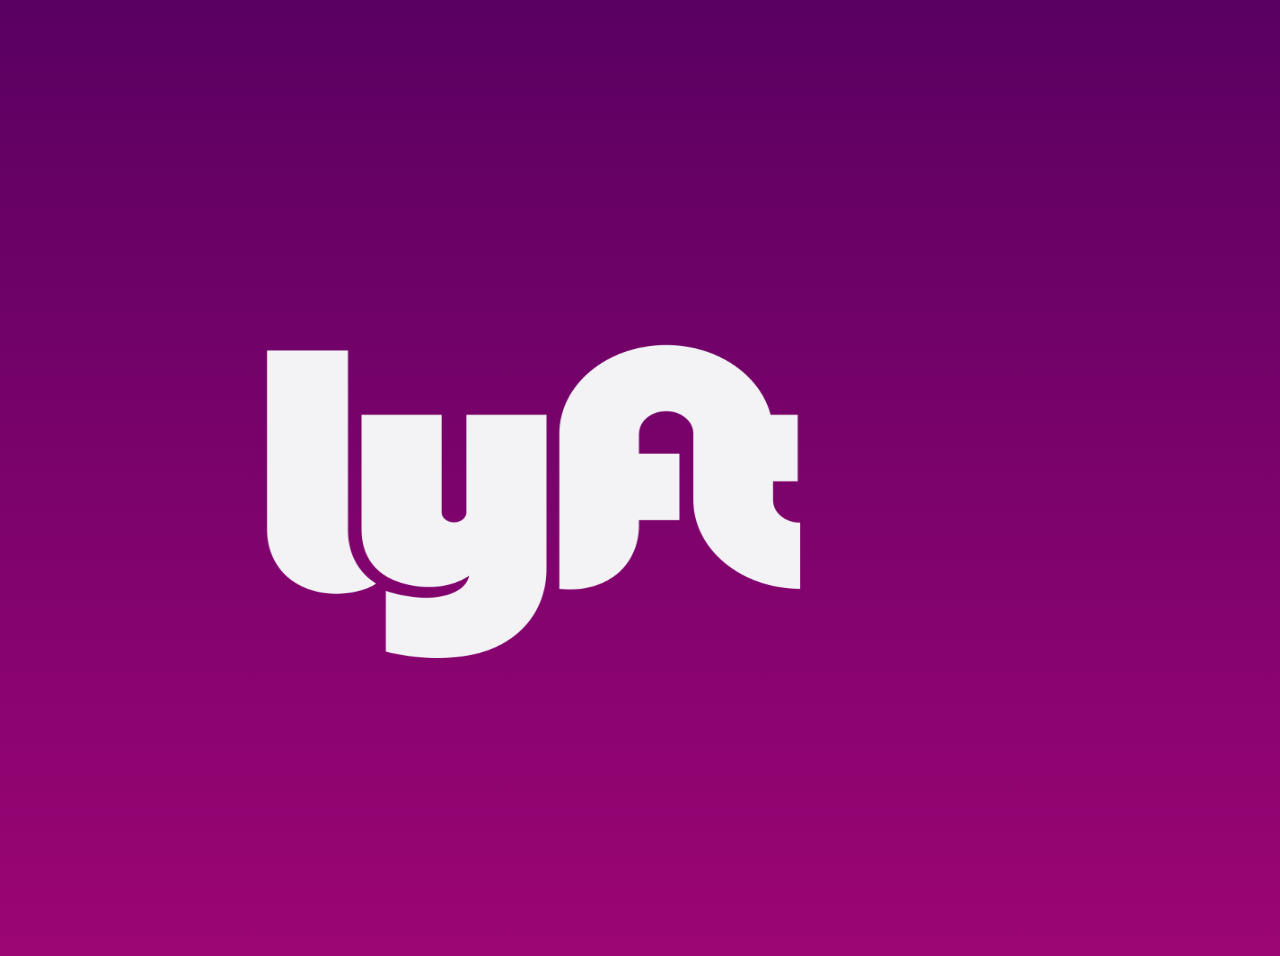
<file: index.html>
<!DOCTYPE html>
<html lang="en">
<head>
  <meta charset="UTF-8">
  <meta name="viewport" content="width=device-width, initial-scale=1.0">
  <meta http-equiv="X-UA-Compatible" content="ie=edge">
  <link rel="stylesheet" href="vendors/bootstrap-3.3.7-dist/css/bootstrap.min.css">
  <link rel="stylesheet" href="https://fonts.googleapis.com/css?family=Raleway">
  <link rel="stylesheet" href="css/main.css">
  <title>Lyft-app</title>
</head>
<body class="grad container-flex-column">
  <div class="container">
    <div class="row">
      <div class="col-xs-offset-2 col-xs-10 vh100">
        <img class="logo img-responsive" src="assets/images/logo-white.png" alt="Logo blanco">
      </div>
    </div>
  </div>

  <!-- Enlaces js -->
  <script src="vendors/js/jquery-3.2.1.min.js"></script>
  <script src="js/app.js"></script>
</body>
</html>
</file>
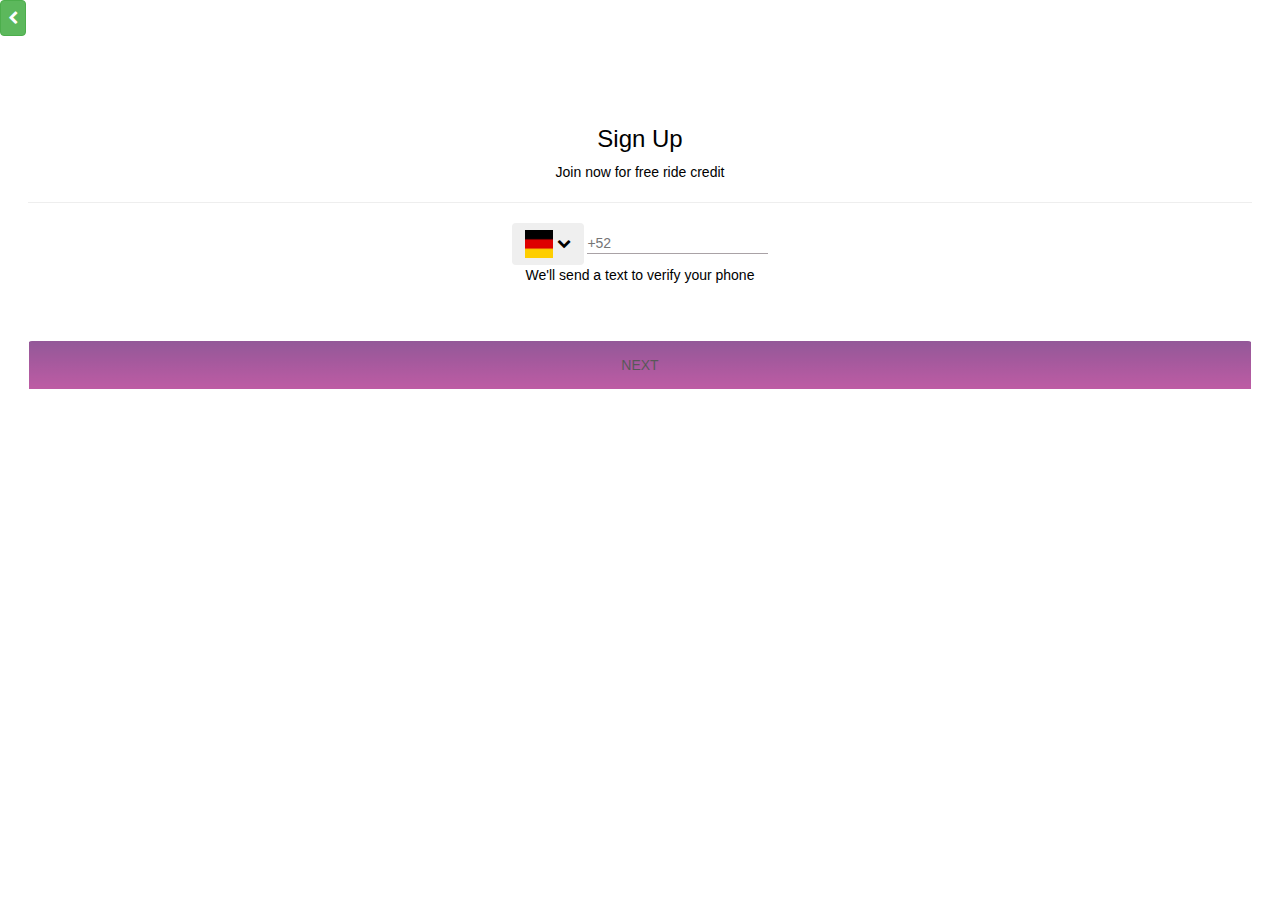
<file: views/login.html>
<!DOCTYPE html>
<html lang="en">
<head>
  <meta charset="UTF-8">
  <meta name="viewport" content="width=device-width, initial-scale=1.0">
  <meta http-equiv="X-UA-Compatible" content="ie=edge">
  <link rel="stylesheet" href="../vendors/bootstrap-3.3.7-dist/css/bootstrap.min.css">
  <link rel="stylesheet" href="https://maxcdn.bootstrapcdn.com/font-awesome/4.7.0/css/font-awesome.min.css">
  <link rel="stylesheet" href="../css/main.css">
  <title>Log in</title>
</head>
<body>
  <div class="slide-buttons container-flex-row">
    <a href="primary.html" type="button" class="btn btn-success">
      <span><i class="fa fa-chevron-left" aria-hidden="true"></i></span>
    </a>
  </div>
  <div class="container-flex-column text-center">
    <div class="row">
      <div class="col-xs-12">
        <h3>Sign Up</h3>
        <p>Join now for free ride credit</p>
        <hr>
        <div class="btn-group">
          <button type="button" class="btn dropdown-toggle select" data-toggle="dropdown" aria-haspopup="true" aria-expanded="true">
            <img class="image-select" src="../assets/images/paises/alemania.jpg">
            <i class="fa fa-chevron-down" aria-hidden="true"></i>
          </button>
          <ul class="dropdown-menu">
            <li>
              <a href="#">
                <img class="image-select" src="../assets/images/paises/alemania.jpg">
              </a>
            </li>
            <li>
              <a href="#">
                <img class="image-select" src="../assets/images/paises/argentina.png">
              </a>
            </li>
            <li>
              <a href="#">
                <img class="image-select" src="../assets/images/paises/peru.png">
              </a>
            </li>
            <li>
              <a href="#">
                <img class="image-select" src="../assets/images/paises/uruguay.png">
              </a>
            </li>
          </ul>
        </div>
        <input type="text" class="mobile-input" placeholder="+52" maxlength="10">
        <p>We'll send a text to verify your phone</p>
        <div class="">
          <button href="#" class="btn btn-block grad next" disabled>NEXT</button>
        </div>
      </div>
    </div>
  </div>
  
  <script src="../vendors/js/jquery-3.2.1.min.js"></script>
  <script src="../vendors/bootstrap-3.3.7-dist/js/bootstrap.min.js"></script>
  <script src="../js/login.js"></script>
</body>
</html>
</file>
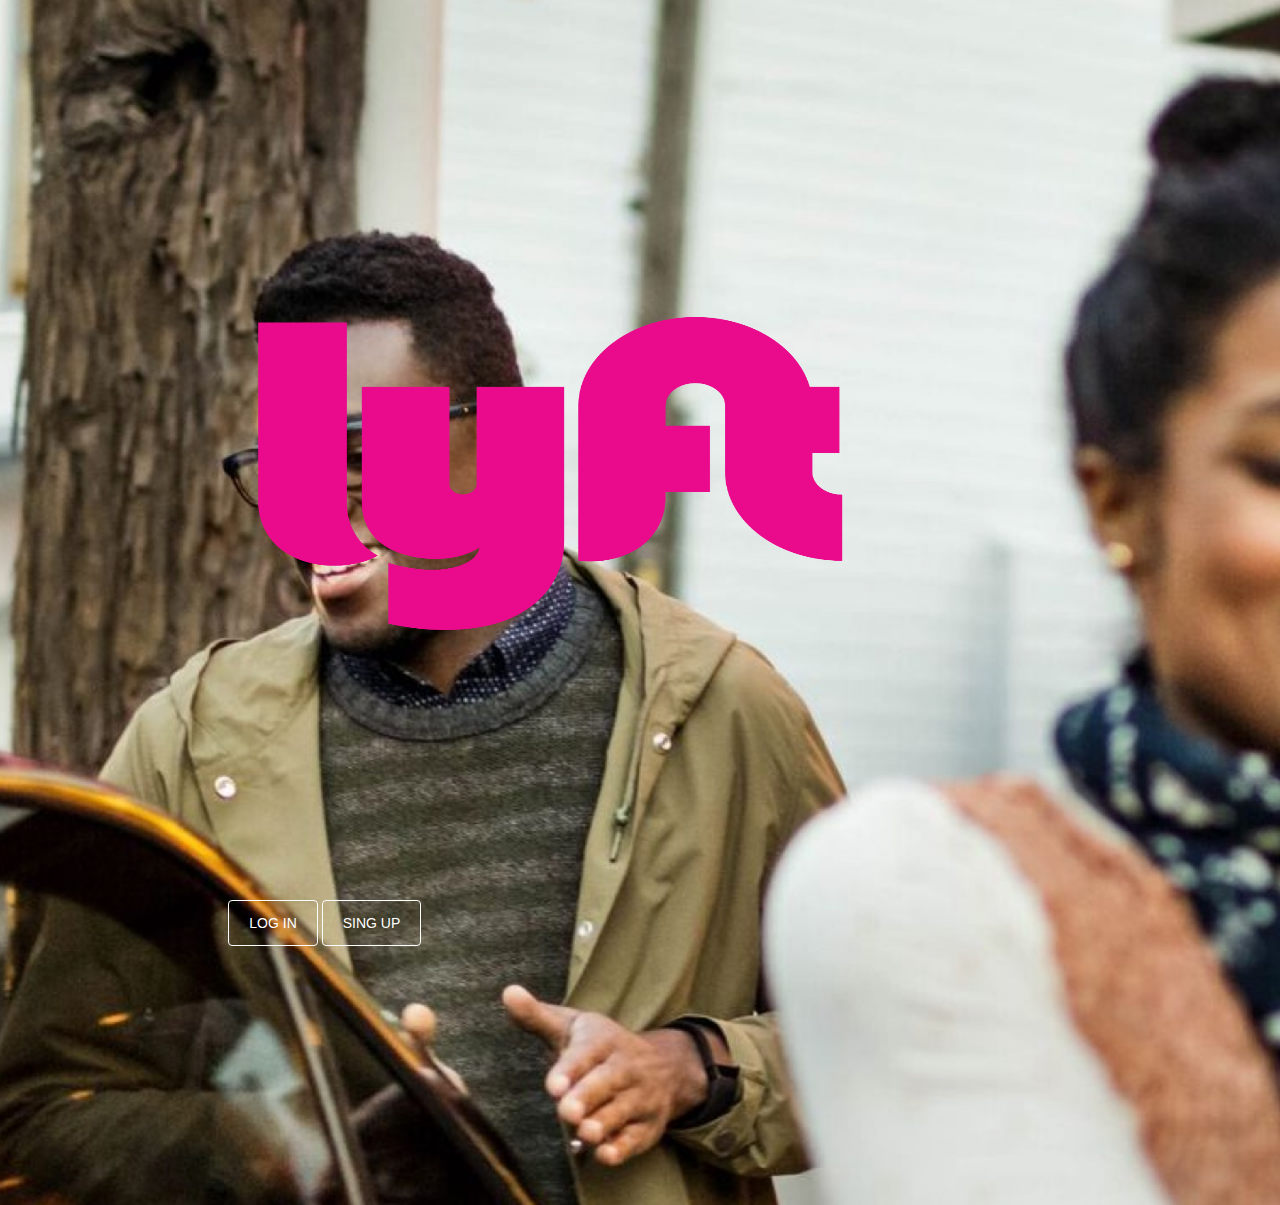
<file: views/primary.html>
<!DOCTYPE html>
<html lang="en">
<head>
  <meta charset="UTF-8">
  <meta name="viewport" content="width=device-width, initial-scale=1.0">
  <meta http-equiv="X-UA-Compatible" content="ie=edge">
  <link rel="stylesheet" href="../vendors/bootstrap-3.3.7-dist/css/bootstrap.min.css">
  <link rel="stylesheet" href="https://maxcdn.bootstrapcdn.com/font-awesome/4.7.0/css/font-awesome.min.css">
  <link rel="stylesheet" href="../css/main.css">
  <title>Register</title>
</head>
<body>
  <main class="bg-primary">
    <div class="container-fluid">
      <div class="row">
        <div class="col-xs-offset-2 col-xs-10">
          <div class="buttons-register container-flex-colum vh100">
            <img class="logo img-responsive" src="../assets/images/logo-pink.png" alt="Logo pink">
          </div>
        </div>
      </div>
      <div class="row">
        <div class="col-xs-offset-2 col-xs-10">
          <a href="login.html" type="button" class="btn btn-sucess white" id="login">LOG IN</a>
          <a href="singup.html" type="button" class="btn btn-sucess white" id="signup">SING UP</a>
        </div>
      </div>
      </div>
    </div>
  </main>
  <script src="../vendors/js/jquery-3.2.1.min.js"></script>
  <script src="../vendors/bootstrap-3.3.7-dist/js/bootstrap.min.js"></script>
  <script src="../js/app.js"></script>
</body>
</html>
</file>
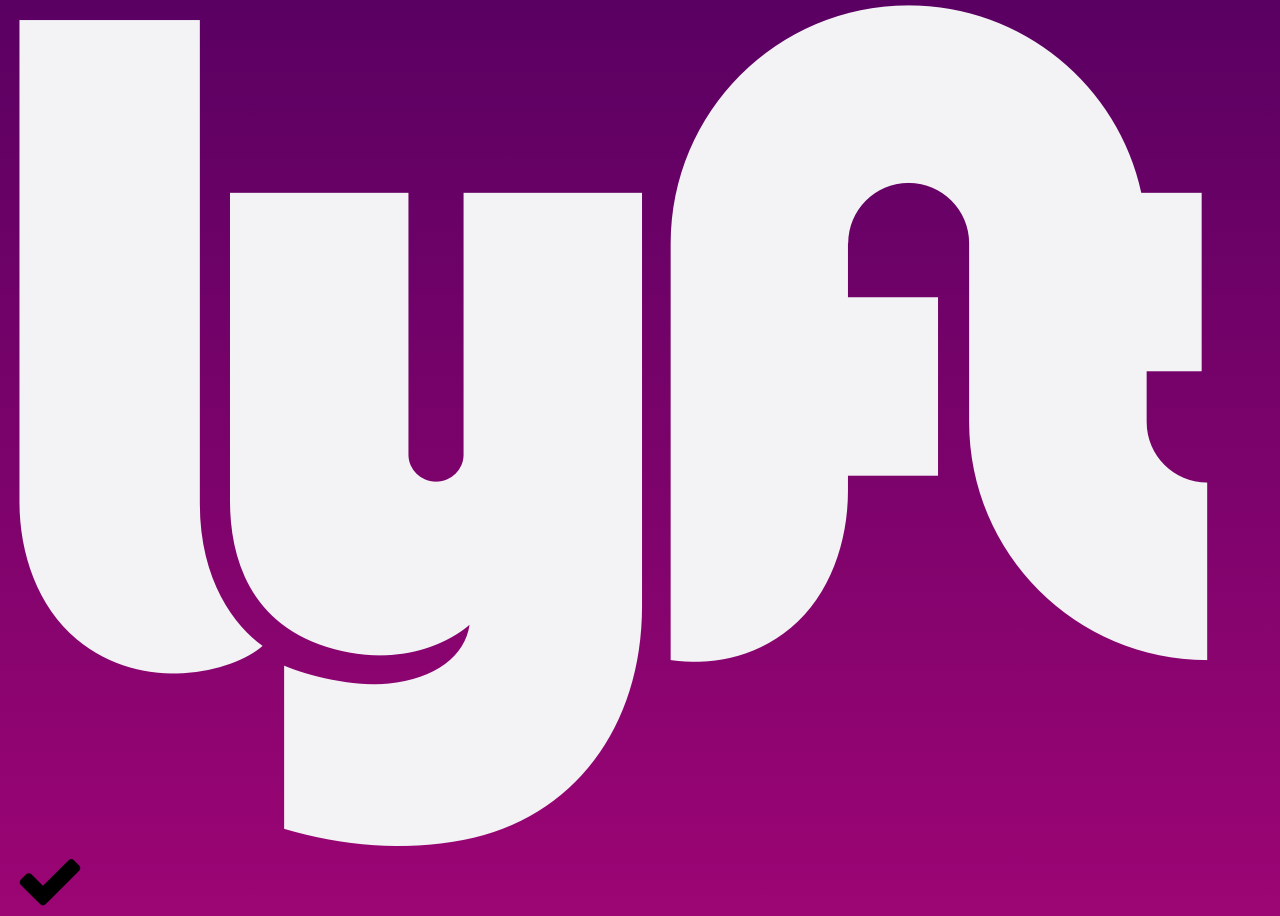
<file: views/registerexit.html>
<!DOCTYPE html>
<html lang="en">
<head>
  <meta charset="UTF-8">
  <meta name="viewport" content="width=device-width, initial-scale=1.0">
  <meta http-equiv="X-UA-Compatible" content="ie=edge">
  <link rel="stylesheet" href="../vendors/bootstrap-3.3.7-dist/css/bootstrap.min.css">
  <link rel="stylesheet" href="https://maxcdn.bootstrapcdn.com/font-awesome/4.7.0/css/font-awesome.min.css">
  <link rel="stylesheet" href="../css/main.css">
  <title>Registro exitoso</title>
</head>
<body class="grad">
  <div class="col-xs-12">
    <img src="../assets/images/logo-white.png" alt="Logo blanco">
    <i class="fa fa-check fa-5x"></i>
  </div>
</body>
</html>
</file>
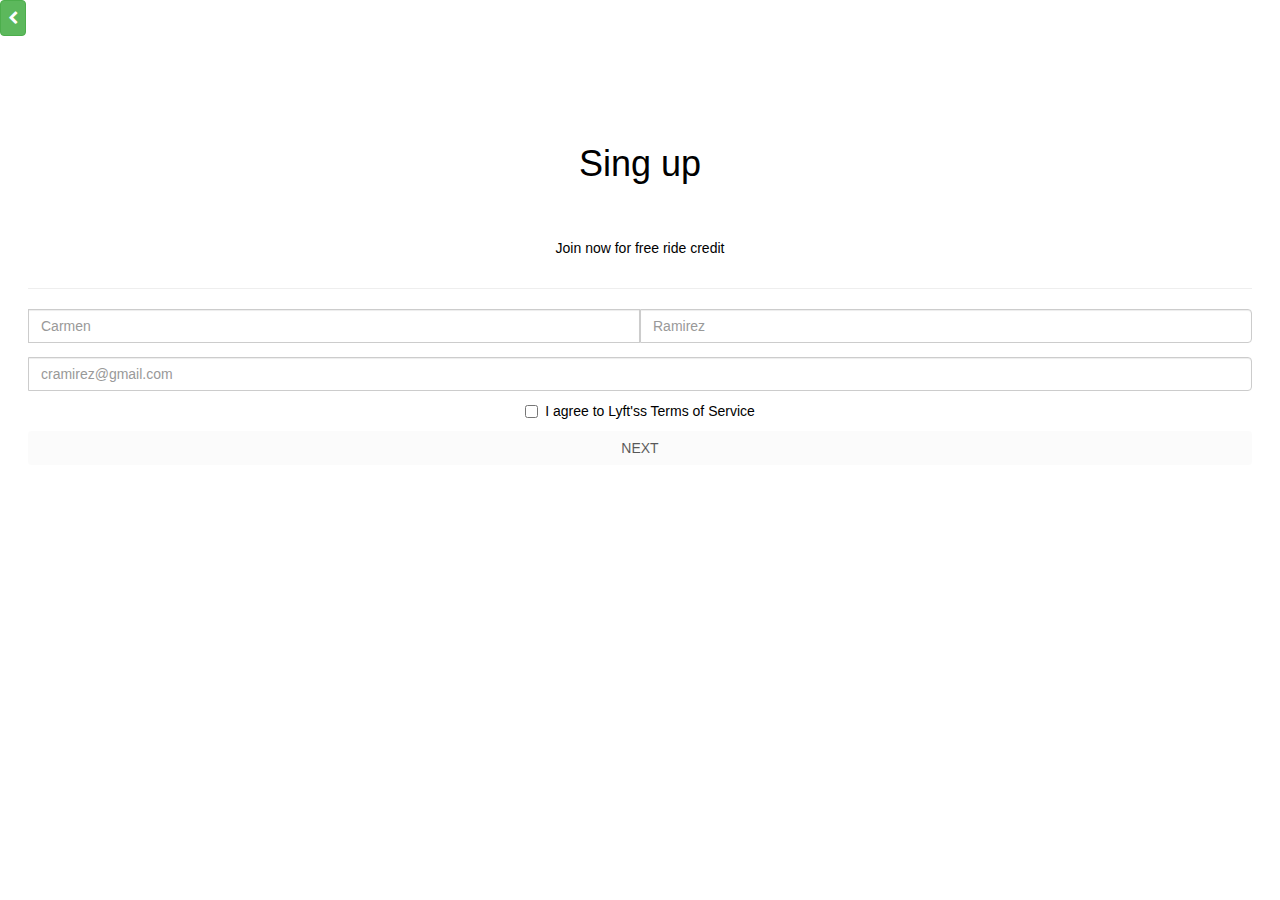
<file: views/singup.html>
<!DOCTYPE html>
<html lang="en">
<head>
  <meta charset="UTF-8">
  <meta name="viewport" content="width=device-width, initial-scale=1.0">
  <meta http-equiv="X-UA-Compatible" content="ie=edge">
  <link rel="stylesheet" href="../vendors/bootstrap-3.3.7-dist/css/bootstrap.min.css">
  <link rel="stylesheet" href="https://maxcdn.bootstrapcdn.com/font-awesome/4.7.0/css/font-awesome.min.css">
  <link rel="stylesheet" href="../css/main.css">
  <title>Sing up</title>
</head>
<body class="vh100">
  <div class="slide-buttons container-flex-row">
    <a href="primary.html" type="button" class="btn btn-success">
      <span><i class="fa fa-chevron-left" aria-hidden="true"></i></span>
    </a>
  </div>
  <form class="container-flex-column text-center">
    <h1 class="title">Sing up</h1>
    <p>Join now for free ride credit</p>
    <hr>
    <div class="input-group">
      <i class="fa fa-user-o input-group-addon fa-inline" aria-hidden="true"></i>
      <input type="text" class="form-control" id="inputFirstName" placeholder="Carmen" aria-describedby="basic-addon1">
      <input type="text" class="form-control" id="inputLastName" placeholder="Ramirez" aria-describedby="basic-addon1">
    </div>
    <div class="input-group">
      <i class="fa fa-envelope-o input-group-addon fa-inline" aria-hidden="true"></i>
      <input type="email" class="form-control" id="inputEmail" placeholder="cramirez@gmail.com">
    </div>
    <div class="checkbox">
      <label>
        <input type="checkbox">I agree to Lyft'ss <span>Terms of Service</span>
      </label>
    </div>

    <button type="submit" id="signup" class="btn btn-sucess" disabled>NEXT</button>
  </form>

  <script src="../vendors/js/jquery-3.2.1.min.js"></script>
  <script src="../vendors/bootstrap-3.3.7-dist/js/bootstrap.min.js"></script>
  <script src="../js/signup.js"></script>
</body>
</html>
</file>
<file: css/main.css>
* {
  margin: 0;
  padding: 0;
  box-sizing: border-box;
}

body {
  font-family: 'Raleway', sans-serif;
  color: #000;
}

.grad {
  background: linear-gradient(#5A0062, #9C0574);
  /* background: linear-gradient( rgb(0, 0, 0) 25%, rgb(238, 24, 24)); */
  border-top-color: transparent;
  border-top-style: hidden;
  background-repeat: no-repeat;
  /* height: 100vh;  */
}

.logo, .logo-white {
  position: absolute;
  top: 35%;
}

.logo-white {
  height: 20%;
  width: 100%;
}

.logo {
  height: 35%;
  width: 55%;
}

.container-flex-row {
	display: flex;
	justify-content: space-between; 
}

.container-flex-column {
  display: flex;
	flex-direction:column;
  justify-content: center;
	padding: 2em;
}

.vh100 {
	height: 100vh;
}		
	
.buttons-register {
	padding: 2em;
}

.btn-success {
  background: linear-gradient(rgb((0), 0, 0) 25%, rgba(193,25,107));
	padding: 0.5em;
	margin-bottom: 3em;
}

.title {
	padding: 0.5em;
	margin-bottom: 1em;
}

.bg-primary {
  background-image: url(../assets/images/fondo-register.jpg);
  background-repeat: no-repeat;
  background-size: cover;
}

.white {
  border: 1px solid white;
  color: #fff;
  padding: 12px 20px;
  margin-bottom: 25%;
}

.input-group-addon {
  border: none;
  width: 0;
  background-color: transparent;
}

#inputFirstName, #inputLastName {
  margin-bottom: 1em;
  width: 50%;
}

.mobile-input {
  display: inline-block;
  border: none;
  border-bottom: 1px solid #a9a2a6;
}

.fa-inline {
  display: none;
}

.next {
  margin: 4em 0;
  padding: 1em;
}

.image-select {
  width: 2em;
  height: 2em;
}
</file>
